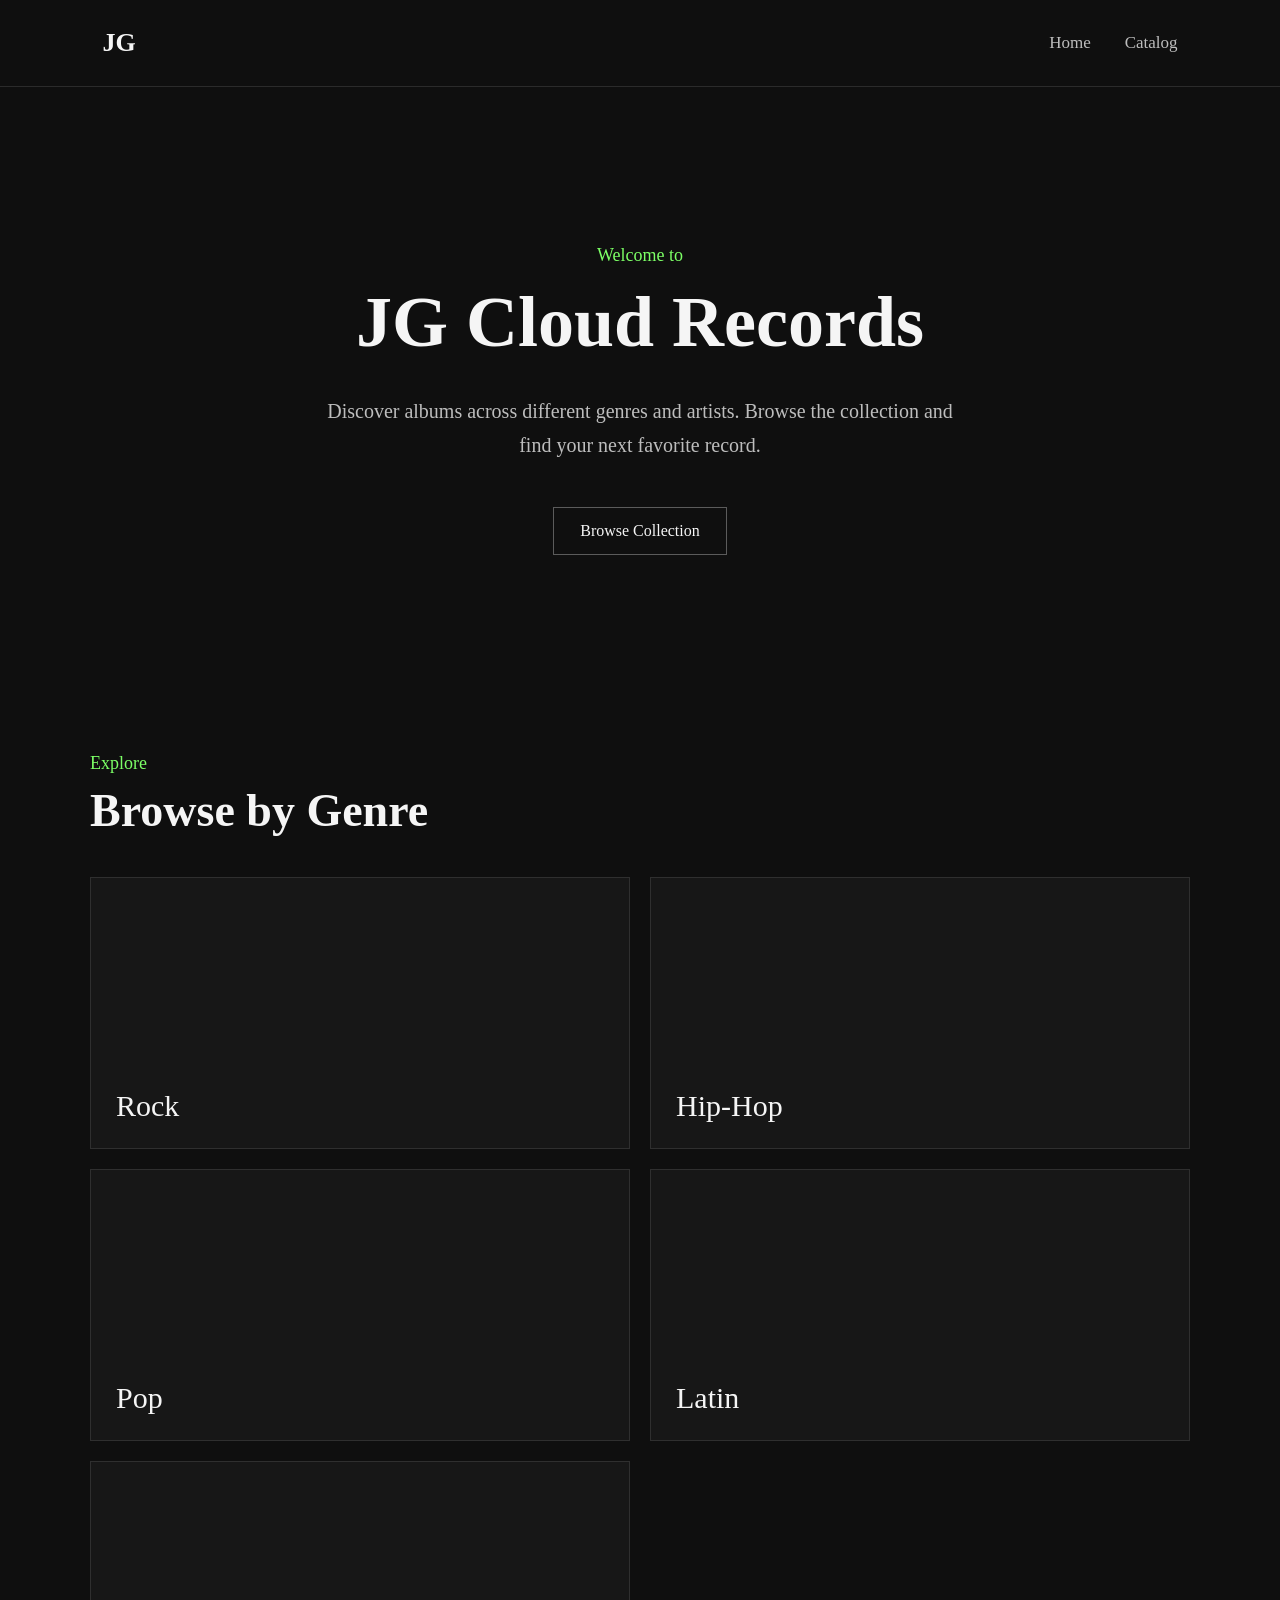
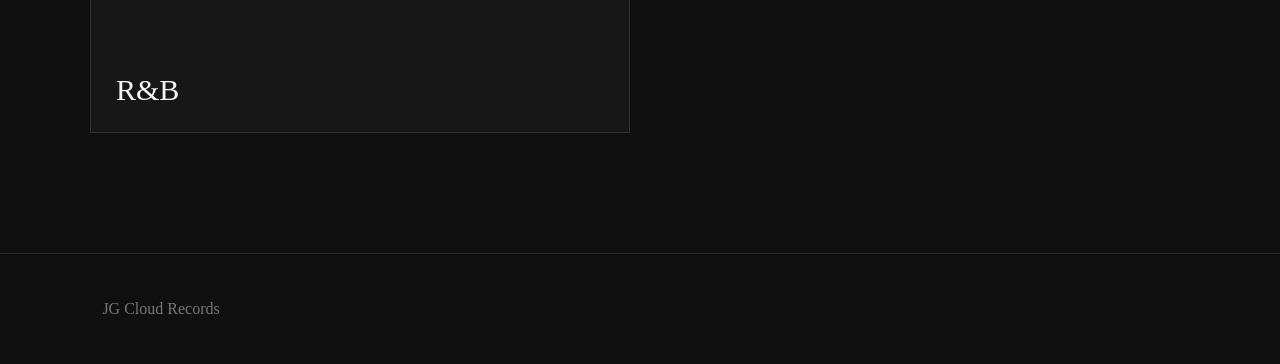
<file: index.html>
<!DOCTYPE html>
<html lang="en">

<head>
    <meta charset="UTF-8">
    <meta name="viewport" content="width=device-width, initial-scale=1.0">

    <title>JG Cloud Records</title>

    <link rel="stylesheet" href="css/style.css">
</head>

<body>

    <nav>
        <div class="logo">JG</div>

        <div class="nav-links">
            <a href="index.html">Home</a>
            <a href="catalog.html">Catalog</a>
        </div>
    </nav>


    <main>

        <section class="hero">

            <p class="hero-label">Welcome to</p>

            <h1>JG Cloud Records</h1>

            <p class="hero-description">
                Discover albums across different genres and artists.
                Browse the collection and find your next favorite record.
            </p>

            <a href="catalog.html" class="browse-button">
                Browse Collection
            </a>

        </section>


        <section class="genres">

            <p class="section-label">Explore</p>

            <h2>Browse by Genre</h2>


            <div class="genre-grid">

                <a href="catalog.html?genre=rock" class="genre-card">
                    <span>Rock</span>
                </a>

                <a href="catalog.html?genre=hiphop" class="genre-card">
                    <span>Hip-Hop</span>
                </a>

                <a href="catalog.html?genre=pop" class="genre-card">
                    <span>Pop</span>
                </a>

                <a href="catalog.html?genre=latin" class="genre-card">
                    <span>Latin</span>
                </a>

                <a href="catalog.html?genre=rnb" class="genre-card">
                    <span>R&B</span>
                </a>

            </div>

        </section>

    </main>


    <footer>
        <p>JG Cloud Records</p>
    </footer>


    <script src="js/script.js"></script>

</body>

</html>
</file>
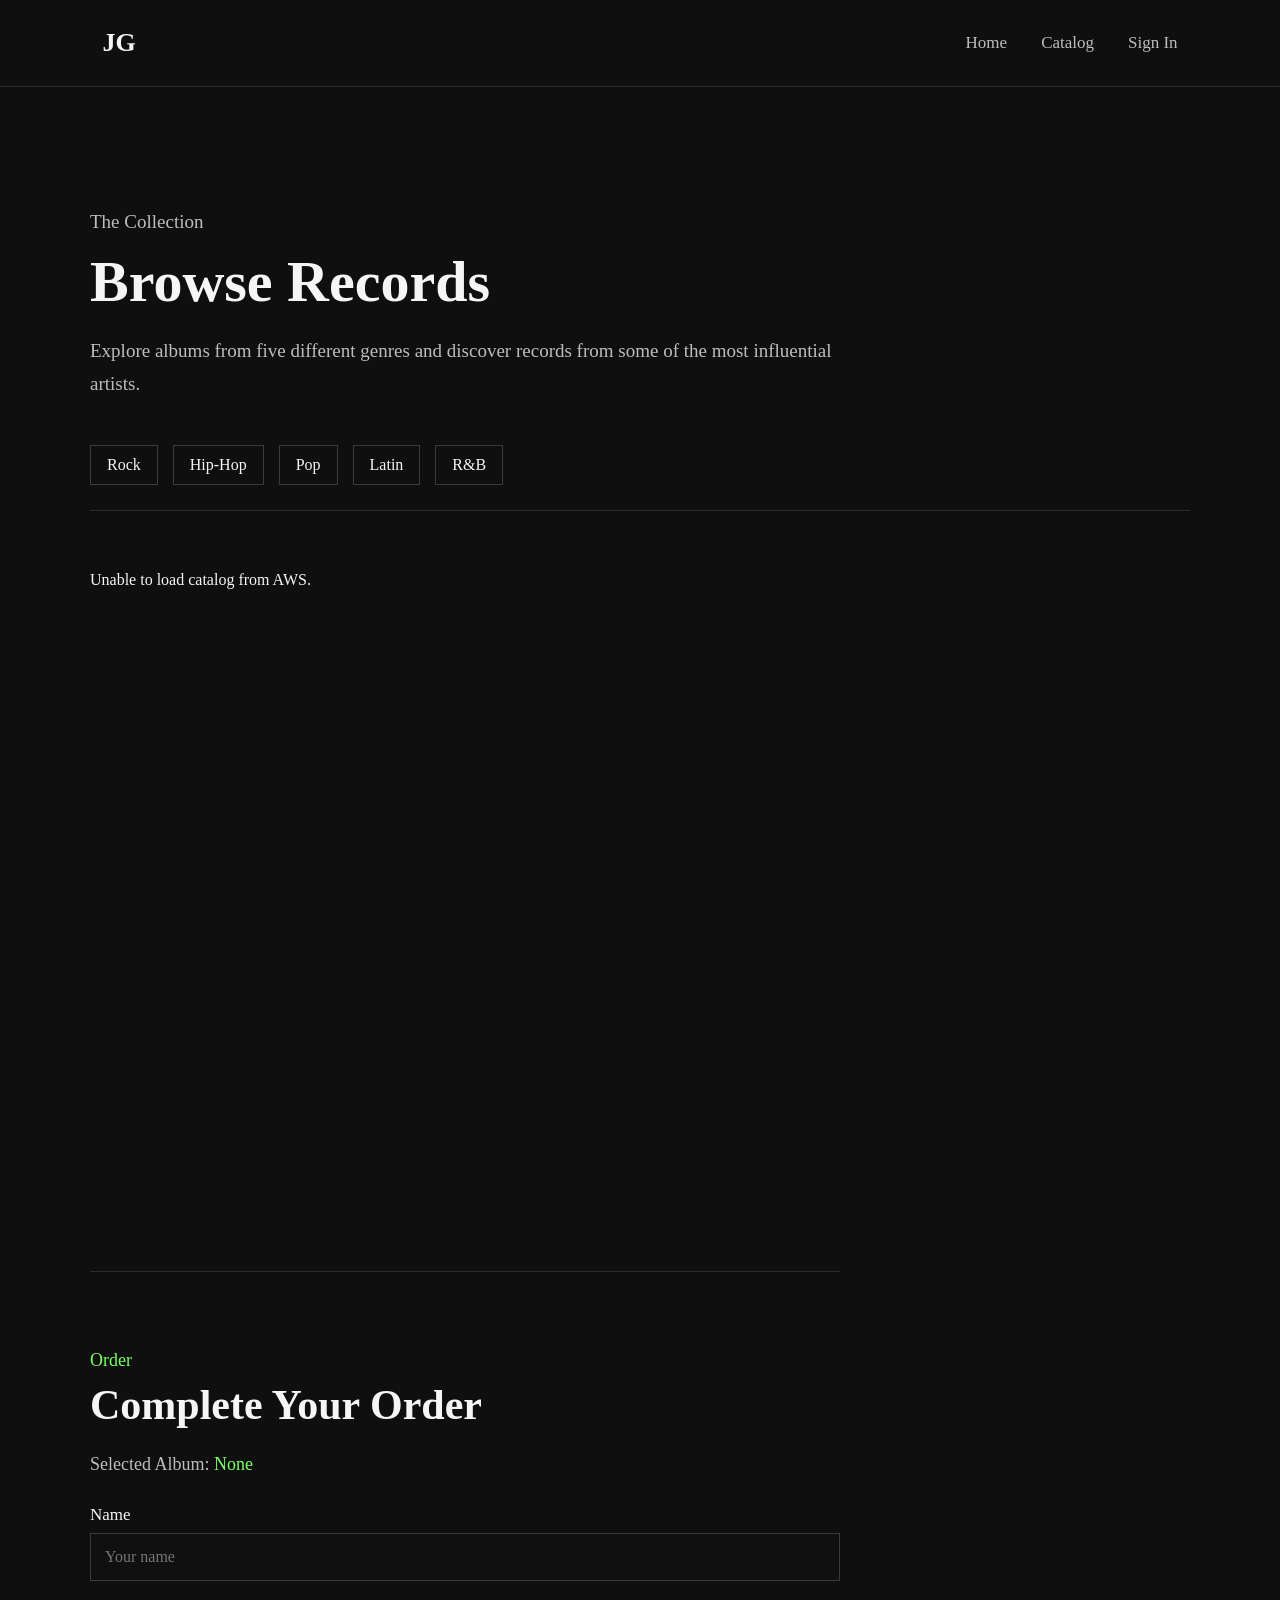
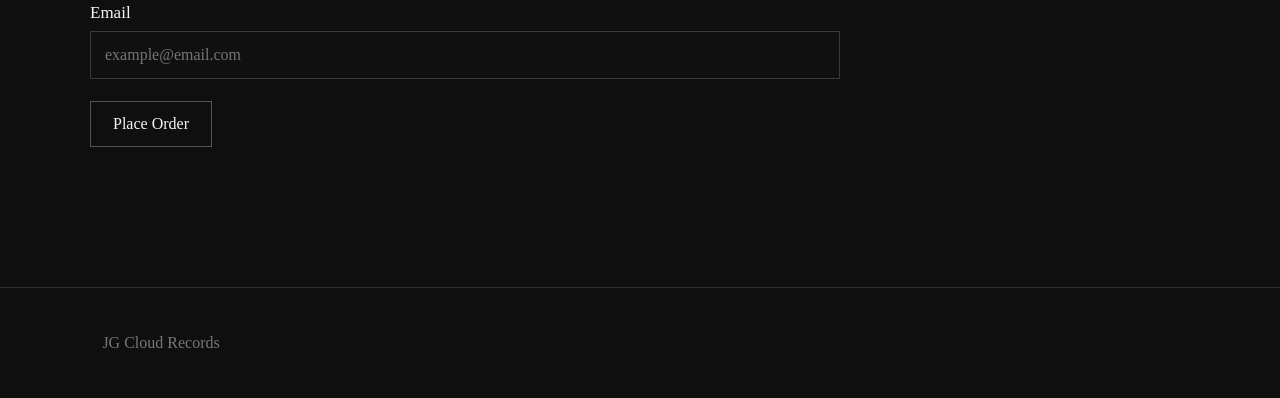
<file: catalog.html>
<!DOCTYPE html>
<html lang="en">

<head>
    <meta charset="UTF-8">
    <meta name="viewport" content="width=device-width, initial-scale=1.0">

    <title>Catalog | JG Cloud Records</title>

    <link rel="stylesheet" href="css/style.css">
</head>

<body>

    <nav>
        <div class="logo">JG</div>

        <div class="nav-links">
            <a href="index.html">Home</a>
            <a href="catalog.html">Catalog</a>
            <a href="#" id="signIn">Sign In</a>
            <span id="userGreeting" style="display: none;"></span>
            <a href="#" id="signOut" style="display: none;">Sign Out</a>
        </div>
    </nav>


    <main class="catalog-page">

        <section class="catalog-header">

            <p class="section-label">The Collection</p>

            <h1>Browse Records</h1>

            <p>
                Explore albums from five different genres and discover
                records from some of the most influential artists.
            </p>

        </section>


        <div class="genre-navigation">

            <a href="#rock">Rock</a>
            <a href="#hiphop">Hip-Hop</a>
            <a href="#pop">Pop</a>
            <a href="#latin">Latin</a>
            <a href="#rnb">R&B</a>

        </div>


        <section id="catalog-container">

            <!-- JavaScript will load the albums here -->

        </section>

        <section id="catalog-container">

    <!-- JavaScript will load the albums here -->

</section>


<section class="order-section" id="order-section">

    <p class="section-label">Order</p>
    <h2>Complete Your Order</h2>

    <p class="selected-album-text">
        Selected Album:
        <span id="selected-album">None</span>
    </p>

    <form id="order-form">

        <div class="form-group">
            <label for="customer-name">Name</label>
            <input
                type="text"
                id="customer-name"
                placeholder="Your name"
                required
            >
        </div>

        <div class="form-group">
            <label for="customer-email">Email</label>
            <input
                type="email"
                id="customer-email"
                placeholder="example@email.com"
                required
            >
        </div>

        <button type="submit" class="order-button">
            Place Order
        </button>

    </form>

    <p id="order-message"></p>

</section>

    </main>


    <footer>
        <p>JG Cloud Records</p>
    </footer>


    <script src="js/script.js?v=8"></script>

</body>

</html>
</file>
<file: css/style.css>
/* General */

body {
    margin: 0;
    background-color: #0f0f0f;
    color: #f5f5f5;
    font-family: "Constantia", Georgia, "Times New Roman", serif;
}

a {
    text-decoration: none;
}


/* Navigation */

nav {
    display: flex;
    justify-content: space-between;
    align-items: center;
    padding: 28px 8%;
    border-bottom: 1px solid #2b2b2b;
}

.logo {
    font-size: 26px;
    font-weight: bold;
    color: #f5f5f5;
}

.nav-links a {
    color: #bdbdbd;
    margin-left: 30px;
    font-size: 17px;
}

.nav-links a:hover {
    color: #7cff66;
}


/* Hero */

.hero {
    max-width: 900px;
    margin: 0 auto;
    padding: 140px 40px 100px;
    text-align: center;
}

.hero-label {
    color: #7cff66;
    font-size: 18px;
    margin-bottom: 15px;
}

.hero h1 {
    font-size: 72px;
    margin: 0;
}

.hero-description {
    color: #bdbdbd;
    font-size: 20px;
    line-height: 1.7;
    max-width: 650px;
    margin: 30px auto;
}

.browse-button {
    display: inline-block;
    border: 1px solid #5b5b5b;
    color: #f5f5f5;
    padding: 14px 26px;
    margin-top: 15px;
}

.browse-button:hover {
    border-color: #7cff66;
    color: #7cff66;
}


/* Genres */

.genres {
    max-width: 1100px;
    margin: 0 auto;
    padding: 80px 40px 120px;
}

.section-label {
    color: #7cff66;
    font-size: 18px;
    margin-bottom: 10px;
}

.genres h2 {
    font-size: 46px;
    margin: 0 0 40px 0;
}

.genre-grid {
    display: grid;
    grid-template-columns: repeat(2, 1fr);
    gap: 20px;
}

.genre-card {
    min-height: 220px;
    border: 1px solid #2f2f2f;
    display: flex;
    align-items: flex-end;
    padding: 25px;
    background-color: #171717;
    transition: 0.2s ease;
}

.genre-card span {
    font-size: 30px;
    color: #f5f5f5;
}

.genre-card:hover {
    border-color: #7cff66;
    transform: translateY(-3px);
}

.genre-card:hover span {
    color: #7cff66;
}


/* Footer */

footer {
    border-top: 1px solid #2b2b2b;
    padding: 30px 8%;
    color: #777777;
}


/* Responsive */

@media (max-width: 750px) {

    nav {
        flex-direction: column;
        gap: 15px;
    }

    .nav-links a {
        margin: 0 10px;
    }

    .hero h1 {
        font-size: 48px;
    }

    .genre-grid {
        grid-template-columns: 1fr;
    }

}
/* Catalog Page */

.catalog-page {
    max-width: 1100px;
    margin: 0 auto;
    padding: 100px 40px 120px;
}

.catalog-header {
    max-width: 750px;
    margin-bottom: 45px;
}

.catalog-header h1 {
    font-size: 58px;
    margin: 10px 0 20px;
}

.catalog-header p {
    color: #bdbdbd;
    font-size: 19px;
    line-height: 1.7;
}

.genre-navigation {
    display: flex;
    flex-wrap: wrap;
    gap: 15px;
    margin-bottom: 60px;
    padding-bottom: 25px;
    border-bottom: 1px solid #2b2b2b;
}

.genre-navigation a {
    color: #f5f5f5;
    border: 1px solid #3a3a3a;
    padding: 10px 16px;
    font-size: 16px;
}

.genre-navigation a:hover {
    color: #7cff66;
    border-color: #7cff66;
}

#catalog-container {
    min-height: 300px;
}

/* Dynamic Catalog Content */

.catalog-genre {
    margin-bottom: 100px;
    scroll-margin-top: 40px;
}

.catalog-genre h2 {
    font-size: 46px;
    margin: 0 0 45px;
    padding-bottom: 15px;
    border-bottom: 1px solid #2b2b2b;
}


/* Artist section */

.artist-block {
    margin-bottom: 70px;
    padding: 30px;
    border: 1px solid #2f2f2f;
    background-color: #141414;
}

.artist-info h3 {
    font-size: 32px;
    margin: 20px 0 25px;
}


/* Artist image */

.artist-image {
    width: 100%;
    height: 280px;
    background-color: #1d1d1d;
    overflow: hidden;
    border: 1px solid #333333;
}

.artist-image img {
    width: 100%;
    height: 100%;
    object-fit: cover;
    display: block;
}


/* Album layout */

.albums-container {
    display: grid;
    grid-template-columns: repeat(2, 1fr);
    gap: 20px;
}

.album-card {
    border: 1px solid #333333;
    padding: 25px;
    background-color: #101010;
    transition: 0.2s ease;
}

.album-card:hover {
    border-color: #7cff66;
    transform: translateY(-3px);
}

.album-card h4 {
    font-size: 25px;
    margin: 0 0 10px;
}

.album-details {
    color: #7cff66;
    font-size: 16px;
    margin-bottom: 18px;
}

.album-description {
    color: #bdbdbd;
    font-size: 17px;
    line-height: 1.6;
    min-height: 80px;
}


/* Select album button */

.select-album {
    margin-top: 15px;
    padding: 11px 18px;
    background-color: transparent;
    color: #f5f5f5;
    border: 1px solid #555555;

    font-family: "Constantia", Georgia, "Times New Roman", serif;
    font-size: 15px;

    cursor: pointer;
}

.select-album:hover {
    color: #7cff66;
    border-color: #7cff66;
}


/* Mobile catalog */

@media (max-width: 750px) {

    .catalog-page {
        padding: 70px 22px;
    }

    .catalog-header h1 {
        font-size: 42px;
    }

    .albums-container {
        grid-template-columns: 1fr;
    }

    .artist-image {
        height: 220px;
    }

}
/* Order Section */

.order-section {
    margin-top: 100px;
    padding-top: 60px;
    border-top: 1px solid #2b2b2b;
    max-width: 750px;
}

.order-section h2 {
    font-size: 42px;
    margin: 10px 0 25px;
}

.selected-album-text {
    color: #bdbdbd;
    font-size: 18px;
    margin-bottom: 30px;
}

#selected-album {
    color: #7cff66;
}

.form-group {
    display: flex;
    flex-direction: column;
    margin-bottom: 22px;
}

.form-group label {
    margin-bottom: 8px;
    font-size: 17px;
}

.form-group input {
    background-color: #101010;
    color: #f5f5f5;
    border: 1px solid #3a3a3a;
    padding: 14px;
    font-family: "Constantia", Georgia, "Times New Roman", serif;
    font-size: 16px;
}

.form-group input:focus {
    outline: none;
    border-color: #7cff66;
}

.order-button {
    background-color: transparent;
    color: #f5f5f5;
    border: 1px solid #555555;
    padding: 13px 22px;
    font-family: "Constantia", Georgia, "Times New Roman", serif;
    font-size: 16px;
    cursor: pointer;
}

.order-button:hover {
    color: #7cff66;
    border-color: #7cff66;
}

#order-message {
    margin-top: 20px;
    color: #7cff66;
    font-size: 17px;
}
</file>
